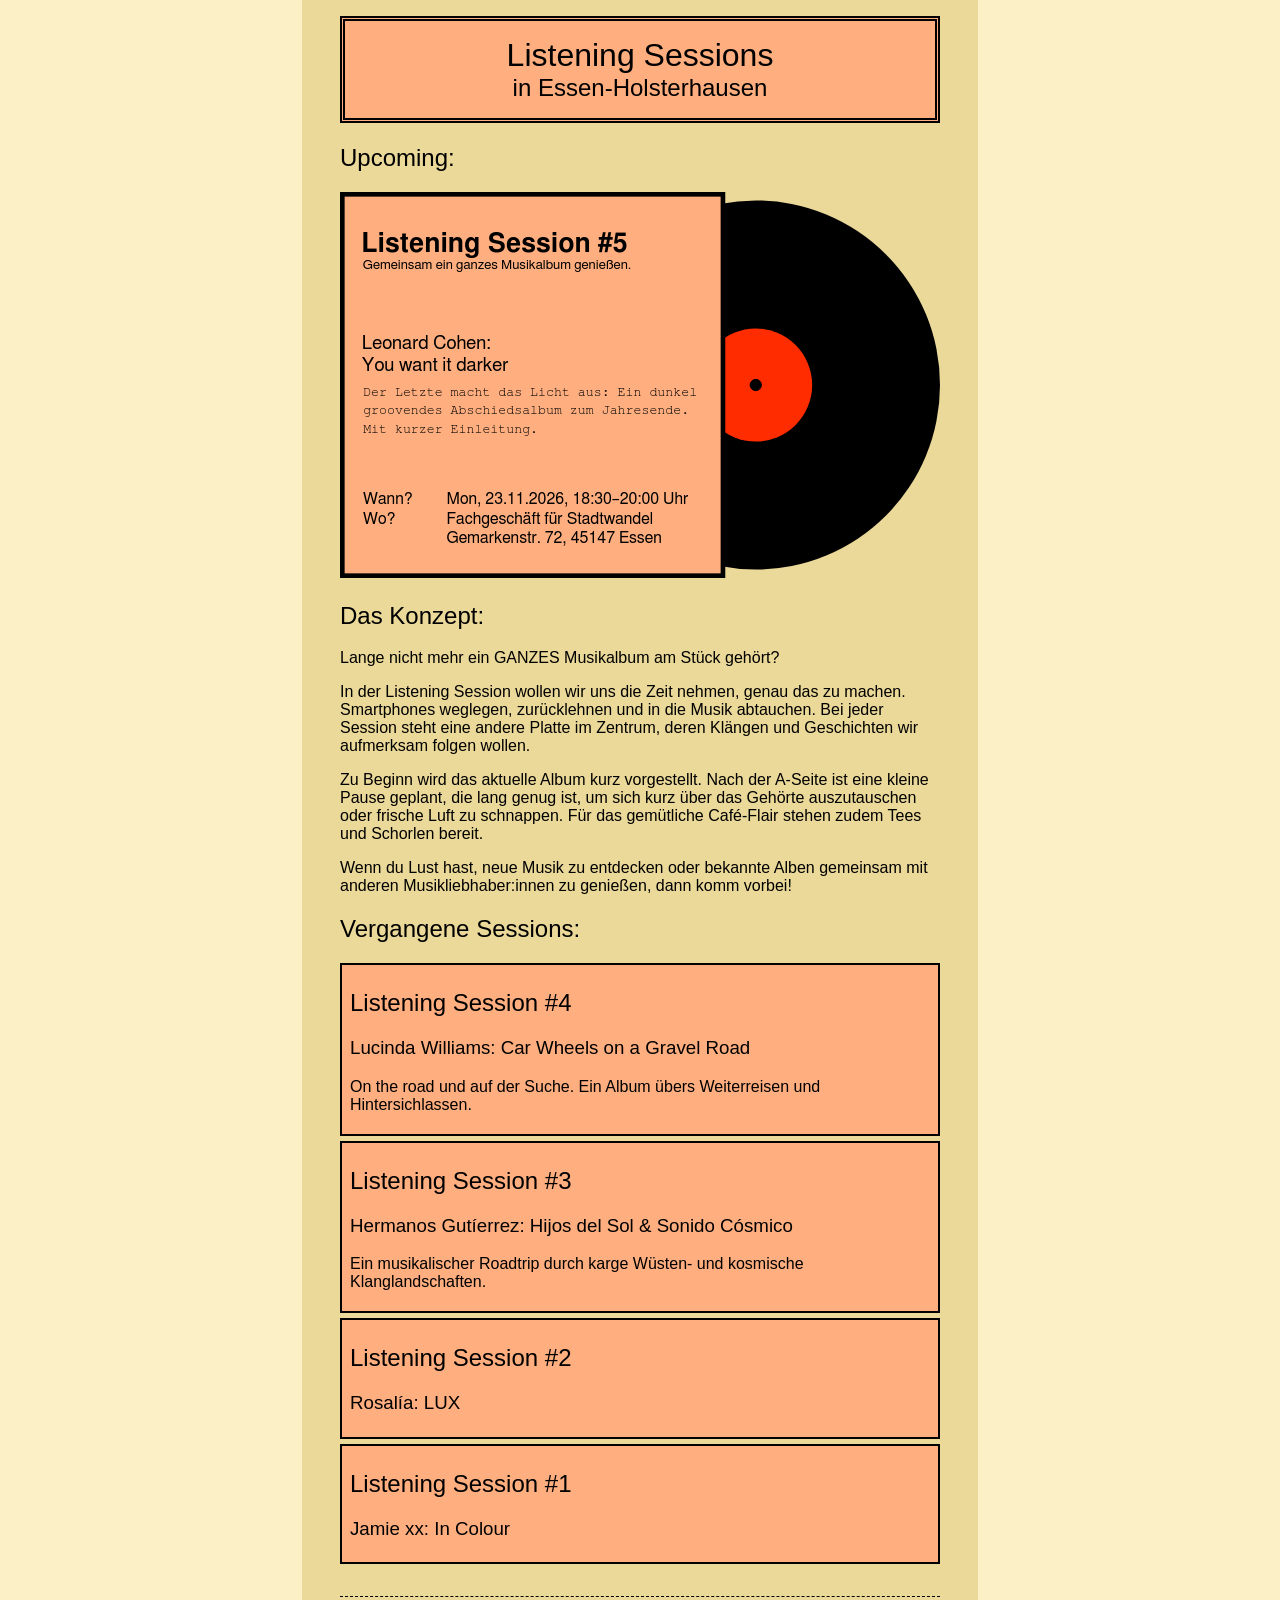
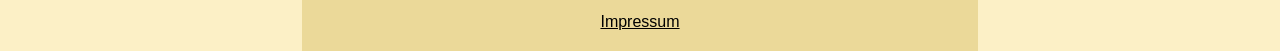
<file: index.html>
<!DOCTYPE html>
<html lang="de">

<head>
    <meta charset="UTF-8">
    <meta name="viewport" content="width=device-width, initial-scale=1.0">
    <title>Listening Sessions</title>
    <link rel="icon" type="image/x-icon" href="images/Icon-LS.svg">
    <link rel="stylesheet" href="style.css">
</head>

<body>
    <div class="content">
        <h1 class="main-heading">
            Listening Sessions
            <span class="sub">in Essen-Holsterhausen</span>
        </h1>

        <h2>Upcoming:</h2>
        <img src="images/Upcoming-Session.svg" class="upcoming-img">

        <div class="concept-container">
            <h2>Das Konzept:</h2>
            <p>Lange nicht mehr ein GANZES Musikalbum am Stück gehört?</p>
            <p>

                In der Listening Session wollen wir uns die Zeit nehmen, genau das zu machen. Smartphones weglegen,
                zurücklehnen und in die Musik abtauchen. Bei jeder Session steht eine andere Platte im Zentrum, deren
                Klängen und Geschichten wir aufmerksam folgen wollen.
            </p>
            <p>
                Zu Beginn wird das aktuelle Album kurz vorgestellt. Nach der A-Seite ist eine kleine Pause geplant, die
                lang genug ist, um sich kurz über das Gehörte auszutauschen oder frische Luft zu schnappen. Für das
                gemütliche Café-Flair stehen zudem Tees und Schorlen bereit.
            </p>
            <p>
                Wenn du Lust hast, neue Musik zu entdecken oder bekannte Alben gemeinsam mit anderen
                Musikliebhaber:innen zu genießen, dann komm vorbei!
            </p>
        </div>
        <h2>Vergangene Sessions:</h2>
        <div id="album-container">
            <div class="album-card">
                <h2 class="album-session">Listening Session #4</h2>
                <h3 class="album-artist-title">Lucinda Williams: Car Wheels on a Gravel Road</h3>
                <p class="album-description">On the road und auf der Suche. Ein Album übers Weiterreisen und Hintersichlassen.</p>
            </div>
            <div class="album-card">
                <h2 class="album-session">Listening Session #3</h2>
                <h3 class="album-artist-title">Hermanos Gutíerrez: Hijos del Sol & Sonido Cósmico</h3>
                <p class="album-description">Ein musikalischer Roadtrip durch karge Wüsten- und kosmische Klanglandschaften.</p>
            </div>
            <div class="album-card">
                <h2 class="album-session">Listening Session #2</h2>
                <h3 class="album-artist-title">Rosalía: LUX</h3>
                <!--<p class="album-description">Beschreibung</p>-->
            </div>
            <div class="album-card">
                <h2 class="album-session">Listening Session #1</h2>
                <h3 class="album-artist-title">Jamie xx: In Colour</h3>
                <!--<p class="album-description">Beschreibung</p>-->
            </div>
        </div>
    
    <div class="footer">
        <a href="pages/impressum.html">Impressum</a>
    </div>
    </div></div>
</body>

</html>
</file>
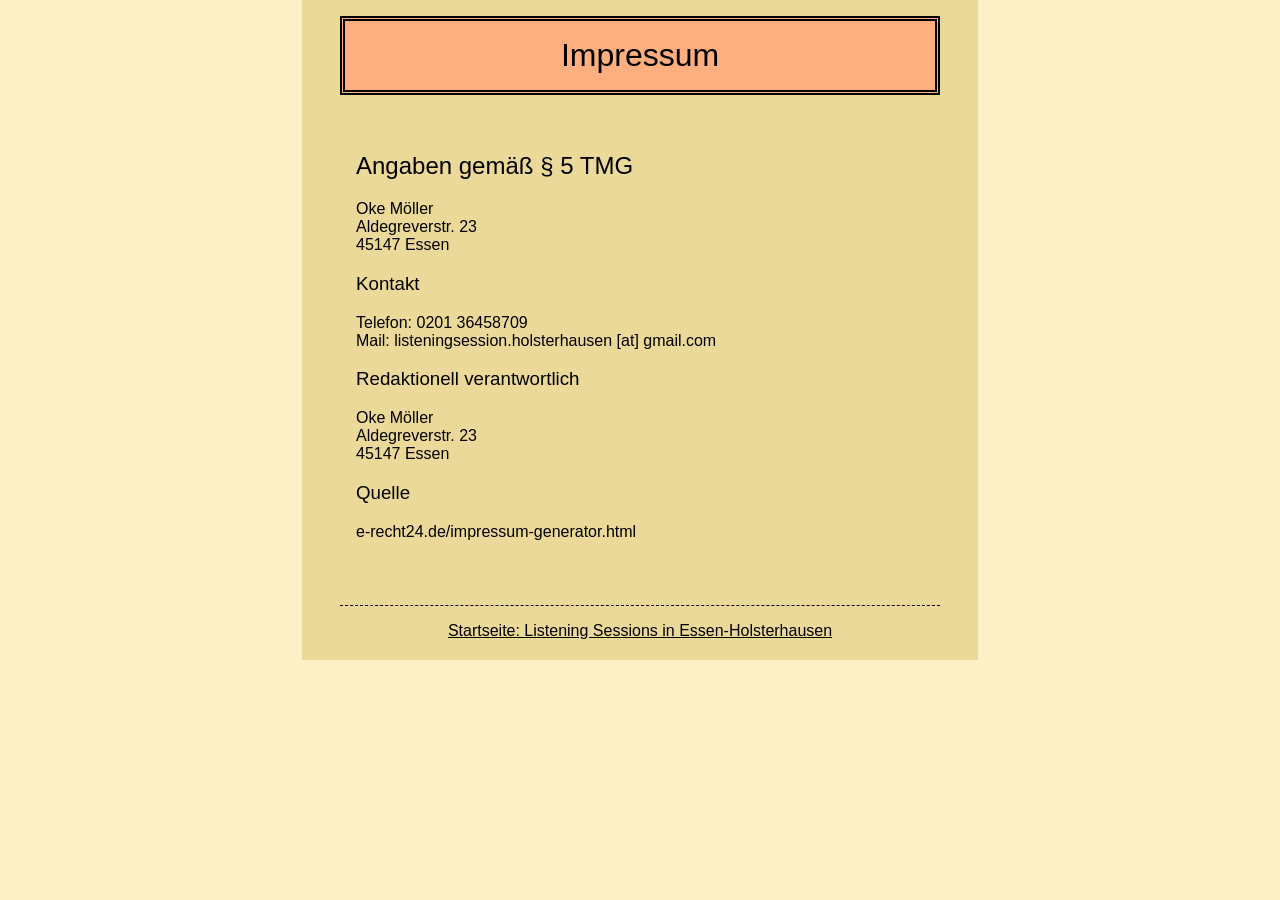
<file: pages/impressum.html>
<!DOCTYPE html>
<html lang="de">

<head>
    <meta charset="UTF-8">
    <meta name="viewport" content="width=device-width, initial-scale=1.0">
    <title>Listening Sessions: Impressum</title>
    <link rel="icon" type="image/x-icon" href="../images/Icon-LS.svg">
    <link rel="stylesheet" href="../style.css">
</head>

<body>
    <div class="content">

        <h1 class="main-heading">
            Impressum

        </h1>

        <div class="impressum-container">
            <h2>Angaben gemäß § 5 TMG</h2>
            <p>
                Oke Möller<br />
                Aldegreverstr. 23<br />
                45147 Essen</p>

            <h3>Kontakt</h3>

            Telefon: 0201 36458709<br />
            Mail: listeningsession.holsterhausen [at] gmail.com

            <h3>Redaktionell verantwortlich</h3>

            <p>
                Oke Möller<br />
                Aldegreverstr. 23<br />
                45147 Essen</p>

            <h3>Quelle</h3>



            <p><a>e-recht24.de/impressum-generator.html</a></p>
        </div>

        <div class="footer">
            <a href="../index.html">Startseite: Listening Sessions in Essen-Holsterhausen</a>
        </div>
    </div>
</body>

</html>
</file>
<file: style.css>
html {
    height: 100%
}

body {
    font-family: Tahoma, Verdana, sans-serif;
    font-weight: normal !important;
    margin-top: 0;
    color: black;
    background-color: #fcf0c6;

}

.content {
    margin: auto;
    padding-left: 3%;
    padding-right: 3%;
    max-width: 600px;
    ;
    background-color: #ebd999;
    padding-top: 1em;
    padding-bottom: 1em;

}

h1,
h2,
h3,
h4,
h5 {
    font-weight: normal !important;
}

.main-heading {
    border: thick double black;
    padding-top: 0.5em;
    padding-bottom: 0.5em;
    max-width: 600px;
    display: flex;
    justify-content: center;
    align-items: center;
    flex-direction: column;
    background-color: #ffaf7f;
    color: black;
}


h1 {
    margin-top: 0;
}

h1 span.sub {
    font-size: 0.75em;
    display: block;
}

.text-center {
    text-align: center;
}

.upcoming-img {
    max-width: 100%;

}

.concept-container {
    max-width: 600px;
}

.album-card {
    border: 2px solid black;
    background-color: #ffaf7fff;
    padding: 0.25em 0.5em 0.25em 0.5em;
    max-width: 600px;
    margin-bottom: 5px;
}

.footer {

    border-top: 1px dashed black;
    text-align: center;
    max-width: 600px;
    padding: 1em 0.5em 0.25em 0.5em;
    margin-top: 2em;

}

.footer a {

    color: black;

}

.impressum-container {
    padding: 1em;
}
</file>
